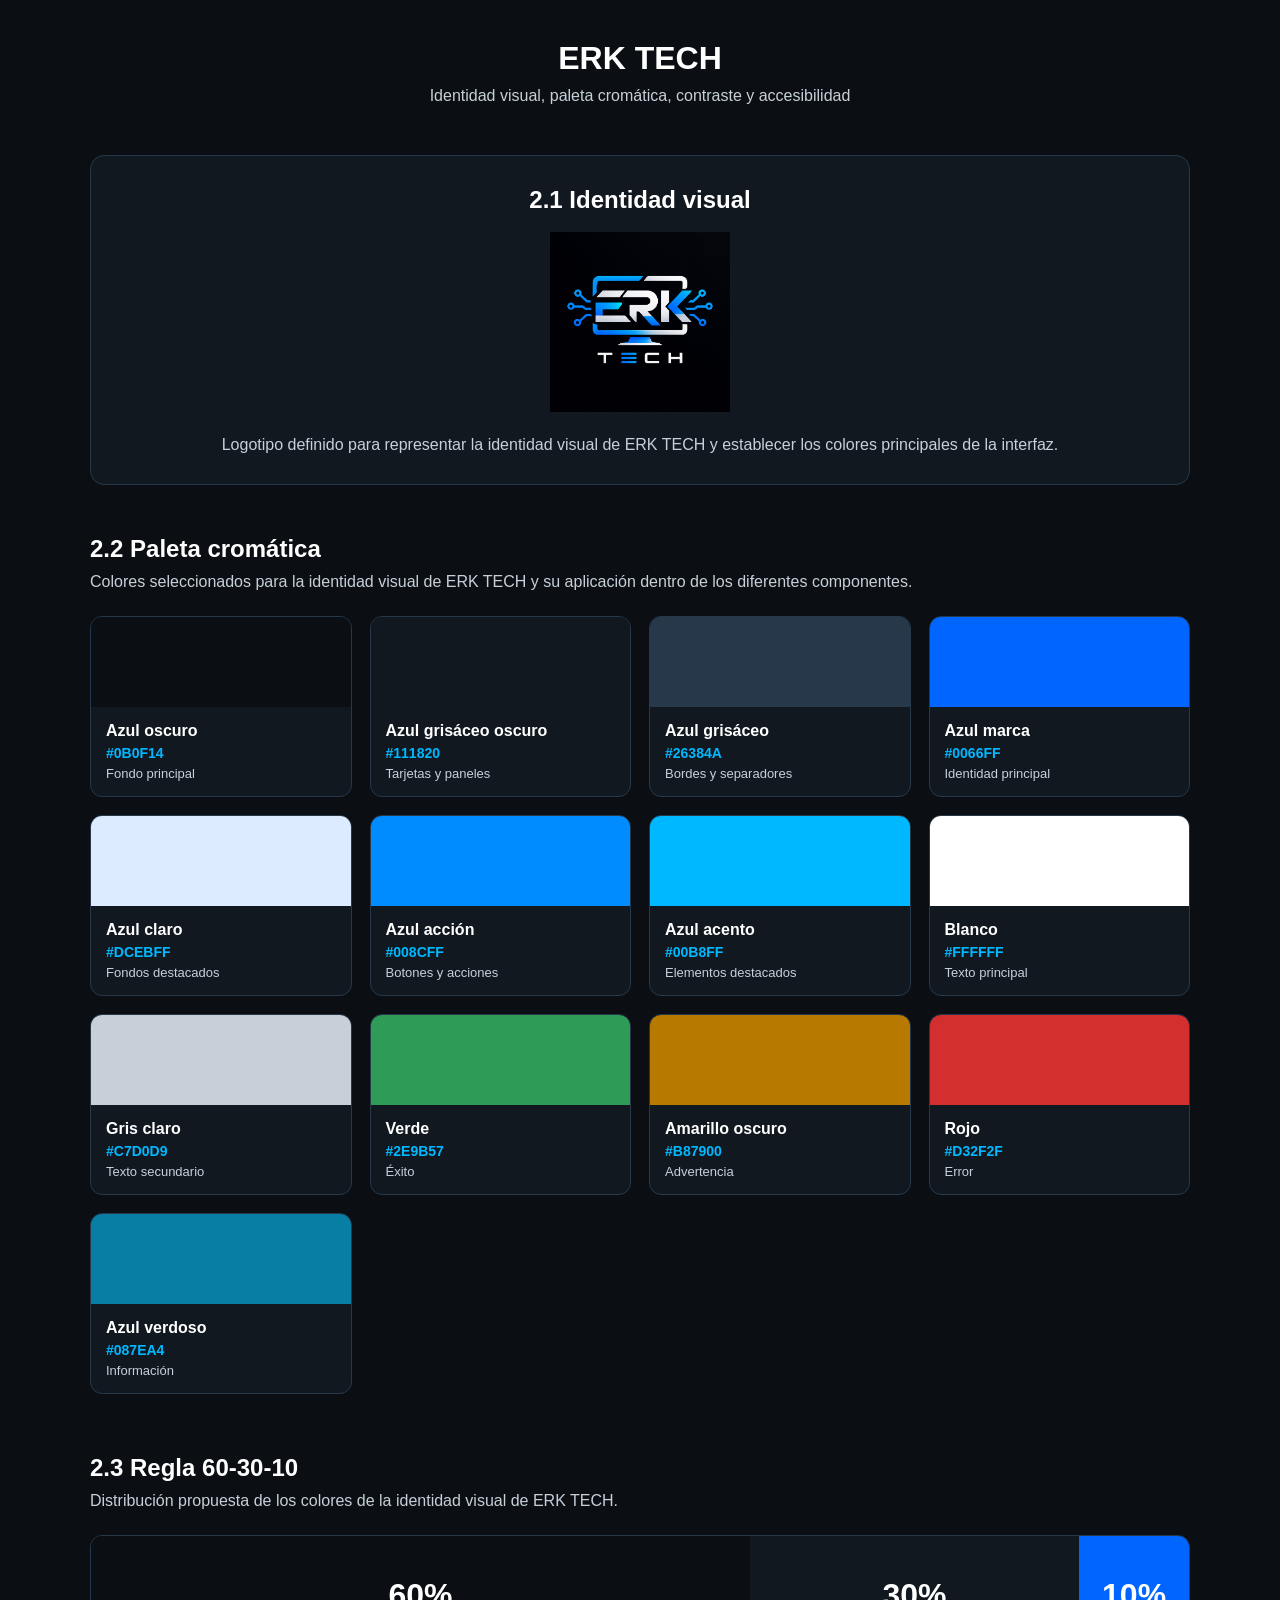
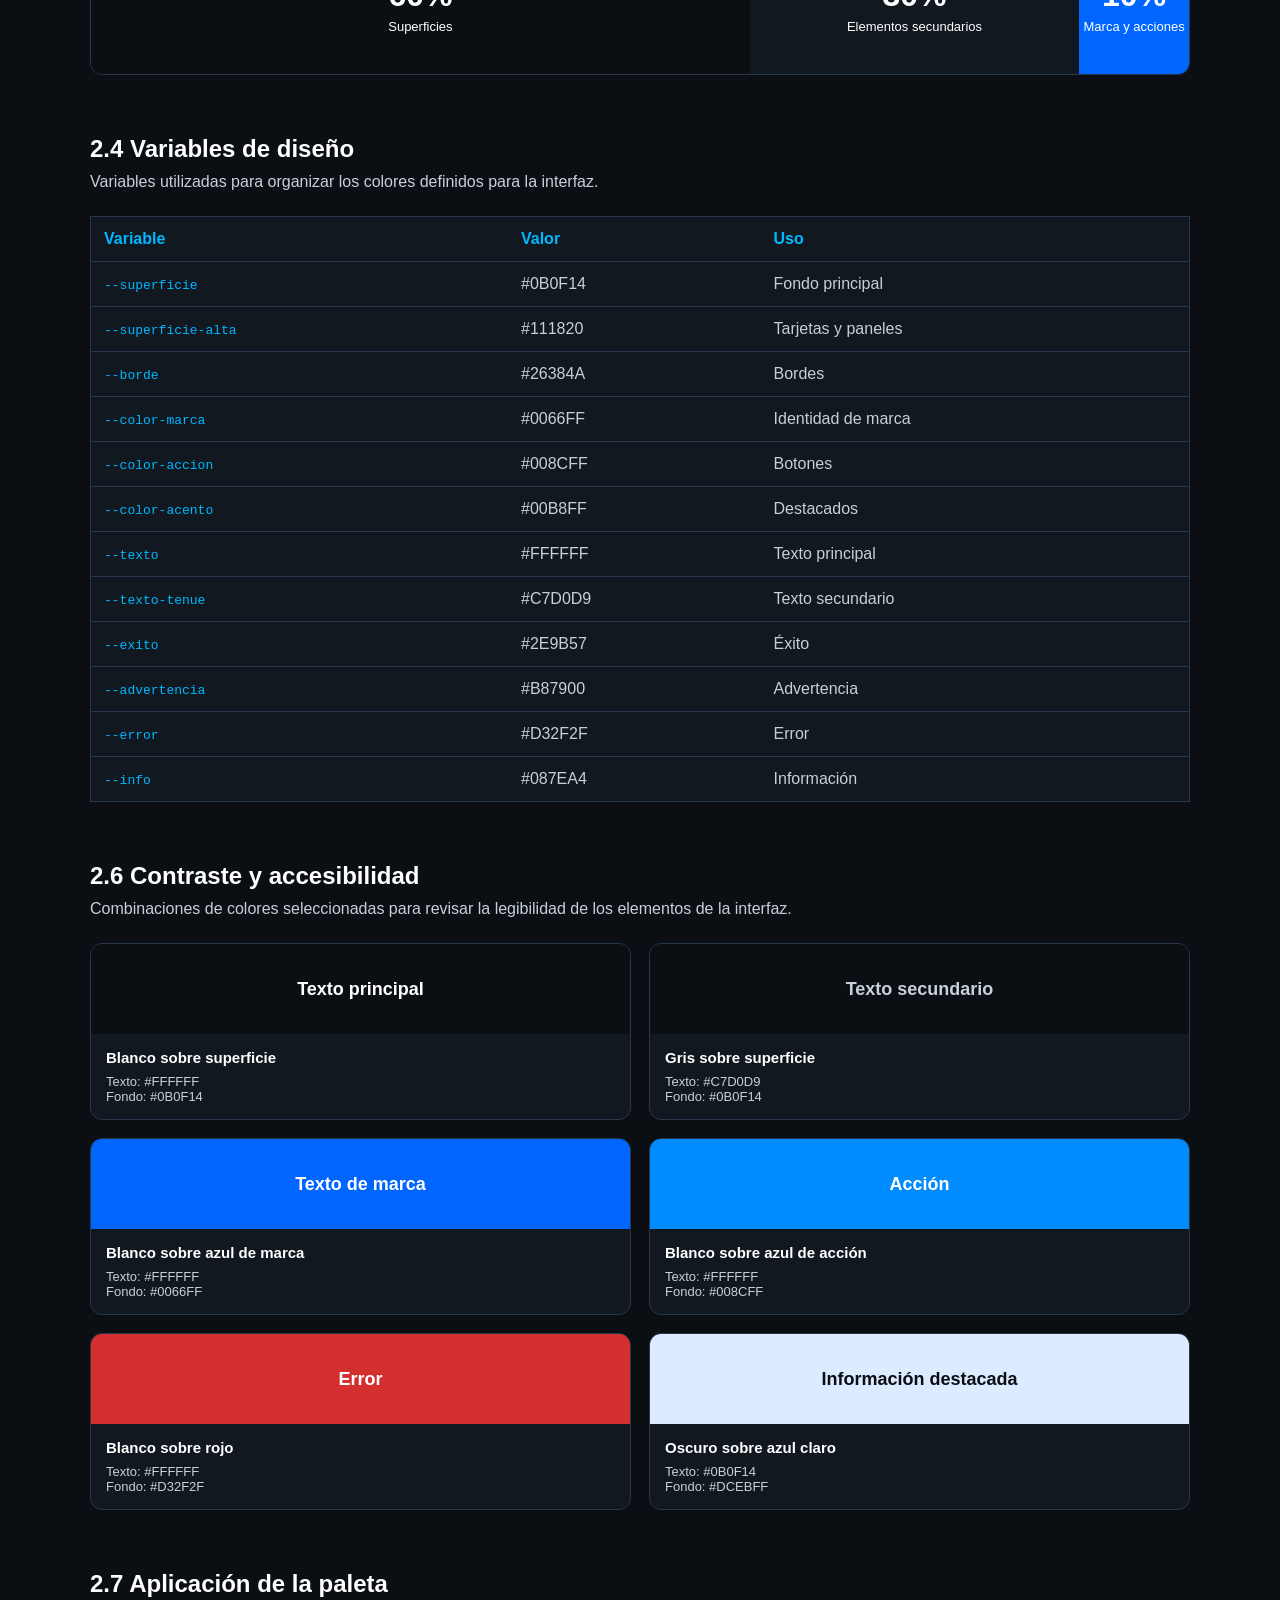
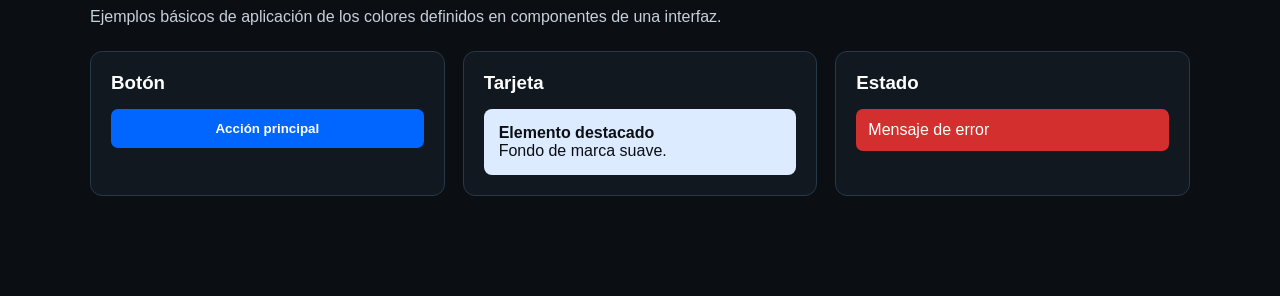
<file: ERK_TECH/index.html>
<!DOCTYPE html>
<html lang="es">

<head>

    <meta charset="UTF-8">

    <meta name="viewport" content="width=device-width, initial-scale=1.0">

    <title>ERK TECH - Identidad Visual</title>

    <link rel="stylesheet" href="css/tokens.css">

    <style>

        * {
            box-sizing: border-box;
            margin: 0;
            padding: 0;
        }

        body {
            font-family: Arial, sans-serif;
            background: var(--superficie);
            color: var(--texto);
            padding: 40px 20px;
        }

        .contenedor {
            max-width: 1100px;
            margin: auto;
        }

        h1 {
            text-align: center;
            margin-bottom: 10px;
        }

        .introduccion {
            text-align: center;
            color: var(--texto-tenue);
            margin-bottom: 50px;
        }

        /* =====================
           2.1 IDENTIDAD VISUAL
        ===================== */

        .identidad {
            background: var(--superficie-alta);
            border: 1px solid var(--borde);
            border-radius: 14px;
            padding: 30px;
            text-align: center;
            margin-bottom: 50px;
        }

        .identidad img {
            width: 180px;
            max-width: 80%;
            margin-bottom: 20px;
        }

        .identidad p {
            color: var(--texto-tenue);
        }

        /* =====================
           2.2 PALETA
        ===================== */

        .seccion {
            margin-bottom: 60px;
        }

        .seccion h2 {
            margin-bottom: 10px;
        }

        .descripcion {
            color: var(--texto-tenue);
            margin-bottom: 25px;
        }

        .paleta {
            display: grid;
            grid-template-columns: repeat(4, 1fr);
            gap: 18px;
        }

        .color {
            background: var(--superficie-alta);
            border: 1px solid var(--borde);
            border-radius: 12px;
            overflow: hidden;
        }

        .muestra {
            height: 90px;
        }

        .informacion {
            padding: 15px;
        }

        .informacion h3 {
            font-size: 16px;
            margin-bottom: 5px;
        }

        .hex {
            color: var(--color-acento);
            font-weight: bold;
            font-size: 14px;
        }

        .uso {
            color: var(--texto-tenue);
            font-size: 13px;
            margin-top: 5px;
        }

        /* =====================
           2.3 REGLA 60-30-10
        ===================== */

        .barra {
            display: flex;
            width: 100%;
            height: 140px;
            border-radius: 12px;
            overflow: hidden;
            border: 1px solid var(--borde);
        }

        .sesenta {
            width: 60%;
            background: var(--superficie);
        }

        .treinta {
            width: 30%;
            background: var(--superficie-alta);
        }

        .diez {
            width: 10%;
            min-width: 100px;
            background: var(--color-marca);
        }

        .bloque {
            display: flex;
            flex-direction: column;
            justify-content: center;
            align-items: center;
            text-align: center;
        }

        .bloque strong {
            font-size: 32px;
        }

        .bloque span {
            font-size: 13px;
            margin-top: 5px;
        }

        /* =====================
           2.4 VARIABLES
        ===================== */

        table {
            width: 100%;
            border-collapse: collapse;
            background: var(--superficie-alta);
            border: 1px solid var(--borde);
        }

        th,
        td {
            padding: 13px;
            text-align: left;
            border-bottom: 1px solid var(--borde);
        }

        th {
            color: var(--color-acento);
        }

        td {
            color: var(--texto-tenue);
        }

        code {
            color: var(--color-acento);
        }

        /* =====================
           2.6 CONTRASTE
        ===================== */

        .contraste {
            display: grid;
            grid-template-columns: repeat(2, 1fr);
            gap: 18px;
        }

        .contraste-card {
            background: var(--superficie-alta);
            border: 1px solid var(--borde);
            border-radius: 12px;
            overflow: hidden;
        }

        .ejemplo {
            height: 90px;
            display: flex;
            justify-content: center;
            align-items: center;
            font-weight: bold;
            font-size: 18px;
        }

        .blanco {
            color: #FFFFFF;
        }

        .gris {
            color: #C7D0D9;
        }

        .oscuro {
            color: #0B0F14;
        }

        .fondo-oscuro {
            background: #0B0F14;
        }

        .fondo-marca {
            background: #0066FF;
        }

        .fondo-accion {
            background: #008CFF;
        }

        .fondo-error {
            background: #D32F2F;
        }

        .fondo-claro {
            background: #DCEBFF;
        }

        .datos {
            padding: 15px;
        }

        .datos h3 {
            font-size: 15px;
            margin-bottom: 8px;
        }

        .datos p {
            color: var(--texto-tenue);
            font-size: 13px;
        }

        /* =====================
           2.7 APLICACIÓN
        ===================== */

        .aplicacion {
            display: grid;
            grid-template-columns: repeat(3, 1fr);
            gap: 18px;
        }

        .ejemplo-interfaz {
            background: var(--superficie-alta);
            border: 1px solid var(--borde);
            border-radius: 12px;
            padding: 20px;
        }

        .ejemplo-interfaz h3 {
            margin-bottom: 15px;
        }

        .boton {
            display: block;
            width: 100%;
            padding: 12px;
            border: none;
            border-radius: 7px;
            background: var(--color-marca);
            color: white;
            font-weight: bold;
        }

        .tarjeta {
            background: var(--color-marca-suave);
            color: var(--superficie);
            padding: 15px;
            border-radius: 8px;
        }

        .estado-error {
            background: var(--error);
            color: white;
            padding: 12px;
            border-radius: 7px;
        }

        /* =====================
           RESPONSIVE
        ===================== */

        @media (max-width: 800px) {

            .paleta {
                grid-template-columns: repeat(2, 1fr);
            }

            .aplicacion {
                grid-template-columns: 1fr;
            }

        }

        @media (max-width: 600px) {

            .paleta,
            .contraste {
                grid-template-columns: 1fr;
            }

            .barra {
                height: auto;
                flex-direction: column;
            }

            .sesenta,
            .treinta,
            .diez {
                width: 100%;
                min-width: 0;
                min-height: 90px;
            }

        }

    </style>

</head>


<body>

<div class="contenedor">

    <h1>ERK TECH</h1>

    <p class="introduccion">
        Identidad visual, paleta cromática, contraste y accesibilidad
    </p>


    <!-- =====================
         2.1 IDENTIDAD VISUAL
    ===================== -->

    <section class="identidad">

        <h2>2.1 Identidad visual</h2>

        <br>

        <img
            src="assets/img/logo.png"
            alt="Logotipo de ERK TECH"
        >

        <p>
            Logotipo definido para representar la identidad visual
            de ERK TECH y establecer los colores principales de
            la interfaz.
        </p>

    </section>


    <!-- =====================
         2.2 PALETA CROMÁTICA
    ===================== -->

    <section class="seccion">

        <h2>2.2 Paleta cromática</h2>

        <p class="descripcion">
            Colores seleccionados para la identidad visual de ERK TECH
            y su aplicación dentro de los diferentes componentes.
        </p>


        <div class="paleta">


            <div class="color">

                <div
                    class="muestra"
                    style="background:#0B0F14"
                ></div>

                <div class="informacion">

                    <h3>Azul oscuro</h3>

                    <p class="hex">#0B0F14</p>

                    <p class="uso">
                        Fondo principal
                    </p>

                </div>

            </div>


            <div class="color">

                <div
                    class="muestra"
                    style="background:#111820"
                ></div>

                <div class="informacion">

                    <h3>Azul grisáceo oscuro</h3>

                    <p class="hex">#111820</p>

                    <p class="uso">
                        Tarjetas y paneles
                    </p>

                </div>

            </div>


            <div class="color">

                <div
                    class="muestra"
                    style="background:#26384A"
                ></div>

                <div class="informacion">

                    <h3>Azul grisáceo</h3>

                    <p class="hex">#26384A</p>

                    <p class="uso">
                        Bordes y separadores
                    </p>

                </div>

            </div>


            <div class="color">

                <div
                    class="muestra"
                    style="background:#0066FF"
                ></div>

                <div class="informacion">

                    <h3>Azul marca</h3>

                    <p class="hex">#0066FF</p>

                    <p class="uso">
                        Identidad principal
                    </p>

                </div>

            </div>


            <div class="color">

                <div
                    class="muestra"
                    style="background:#DCEBFF"
                ></div>

                <div class="informacion">

                    <h3>Azul claro</h3>

                    <p class="hex">#DCEBFF</p>

                    <p class="uso">
                        Fondos destacados
                    </p>

                </div>

            </div>


            <div class="color">

                <div
                    class="muestra"
                    style="background:#008CFF"
                ></div>

                <div class="informacion">

                    <h3>Azul acción</h3>

                    <p class="hex">#008CFF</p>

                    <p class="uso">
                        Botones y acciones
                    </p>

                </div>

            </div>


            <div class="color">

                <div
                    class="muestra"
                    style="background:#00B8FF"
                ></div>

                <div class="informacion">

                    <h3>Azul acento</h3>

                    <p class="hex">#00B8FF</p>

                    <p class="uso">
                        Elementos destacados
                    </p>

                </div>

            </div>


            <div class="color">

                <div
                    class="muestra"
                    style="background:#FFFFFF"
                ></div>

                <div class="informacion">

                    <h3>Blanco</h3>

                    <p class="hex">#FFFFFF</p>

                    <p class="uso">
                        Texto principal
                    </p>

                </div>

            </div>


            <div class="color">

                <div
                    class="muestra"
                    style="background:#C7D0D9"
                ></div>

                <div class="informacion">

                    <h3>Gris claro</h3>

                    <p class="hex">#C7D0D9</p>

                    <p class="uso">
                        Texto secundario
                    </p>

                </div>

            </div>


            <div class="color">

                <div
                    class="muestra"
                    style="background:#2E9B57"
                ></div>

                <div class="informacion">

                    <h3>Verde</h3>

                    <p class="hex">#2E9B57</p>

                    <p class="uso">
                        Éxito
                    </p>

                </div>

            </div>


            <div class="color">

                <div
                    class="muestra"
                    style="background:#B87900"
                ></div>

                <div class="informacion">

                    <h3>Amarillo oscuro</h3>

                    <p class="hex">#B87900</p>

                    <p class="uso">
                        Advertencia
                    </p>

                </div>

            </div>


            <div class="color">

                <div
                    class="muestra"
                    style="background:#D32F2F"
                ></div>

                <div class="informacion">

                    <h3>Rojo</h3>

                    <p class="hex">#D32F2F</p>

                    <p class="uso">
                        Error
                    </p>

                </div>

            </div>


            <div class="color">

                <div
                    class="muestra"
                    style="background:#087EA4"
                ></div>

                <div class="informacion">

                    <h3>Azul verdoso</h3>

                    <p class="hex">#087EA4</p>

                    <p class="uso">
                        Información
                    </p>

                </div>

            </div>


        </div>

    </section>


    <!-- =====================
         2.3 60-30-10
    ===================== -->

    <section class="seccion">

        <h2>2.3 Regla 60-30-10</h2>

        <p class="descripcion">
            Distribución propuesta de los colores de la identidad
            visual de ERK TECH.
        </p>


        <div class="barra">

            <div class="bloque sesenta">

                <strong>60%</strong>

                <span>
                    Superficies
                </span>

            </div>


            <div class="bloque treinta">

                <strong>30%</strong>

                <span>
                    Elementos secundarios
                </span>

            </div>


            <div class="bloque diez">

                <strong>10%</strong>

                <span>
                    Marca y acciones
                </span>

            </div>

        </div>

    </section>


    <!-- =====================
         2.4 VARIABLES
    ===================== -->

    <section class="seccion">

        <h2>2.4 Variables de diseño</h2>

        <p class="descripcion">
            Variables utilizadas para organizar los colores
            definidos para la interfaz.
        </p>


        <table>

            <thead>

                <tr>

                    <th>Variable</th>

                    <th>Valor</th>

                    <th>Uso</th>

                </tr>

            </thead>


            <tbody>

                <tr>
                    <td><code>--superficie</code></td>
                    <td>#0B0F14</td>
                    <td>Fondo principal</td>
                </tr>

                <tr>
                    <td><code>--superficie-alta</code></td>
                    <td>#111820</td>
                    <td>Tarjetas y paneles</td>
                </tr>

                <tr>
                    <td><code>--borde</code></td>
                    <td>#26384A</td>
                    <td>Bordes</td>
                </tr>

                <tr>
                    <td><code>--color-marca</code></td>
                    <td>#0066FF</td>
                    <td>Identidad de marca</td>
                </tr>

                <tr>
                    <td><code>--color-accion</code></td>
                    <td>#008CFF</td>
                    <td>Botones</td>
                </tr>

                <tr>
                    <td><code>--color-acento</code></td>
                    <td>#00B8FF</td>
                    <td>Destacados</td>
                </tr>

                <tr>
                    <td><code>--texto</code></td>
                    <td>#FFFFFF</td>
                    <td>Texto principal</td>
                </tr>

                <tr>
                    <td><code>--texto-tenue</code></td>
                    <td>#C7D0D9</td>
                    <td>Texto secundario</td>
                </tr>

                <tr>
                    <td><code>--exito</code></td>
                    <td>#2E9B57</td>
                    <td>Éxito</td>
                </tr>

                <tr>
                    <td><code>--advertencia</code></td>
                    <td>#B87900</td>
                    <td>Advertencia</td>
                </tr>

                <tr>
                    <td><code>--error</code></td>
                    <td>#D32F2F</td>
                    <td>Error</td>
                </tr>

                <tr>
                    <td><code>--info</code></td>
                    <td>#087EA4</td>
                    <td>Información</td>
                </tr>

            </tbody>

        </table>

    </section>


    <!-- =====================
         2.6 CONTRASTE
    ===================== -->

    <section class="seccion">

        <h2>2.6 Contraste y accesibilidad</h2>

        <p class="descripcion">
            Combinaciones de colores seleccionadas para revisar
            la legibilidad de los elementos de la interfaz.
        </p>


        <div class="contraste">


            <div class="contraste-card">

                <div class="ejemplo blanco fondo-oscuro">
                    Texto principal
                </div>

                <div class="datos">

                    <h3>
                        Blanco sobre superficie
                    </h3>

                    <p>
                        Texto: #FFFFFF
                    </p>

                    <p>
                        Fondo: #0B0F14
                    </p>

                </div>

            </div>


            <div class="contraste-card">

                <div class="ejemplo gris fondo-oscuro">
                    Texto secundario
                </div>

                <div class="datos">

                    <h3>
                        Gris sobre superficie
                    </h3>

                    <p>
                        Texto: #C7D0D9
                    </p>

                    <p>
                        Fondo: #0B0F14
                    </p>

                </div>

            </div>


            <div class="contraste-card">

                <div class="ejemplo blanco fondo-marca">
                    Texto de marca
                </div>

                <div class="datos">

                    <h3>
                        Blanco sobre azul de marca
                    </h3>

                    <p>
                        Texto: #FFFFFF
                    </p>

                    <p>
                        Fondo: #0066FF
                    </p>

                </div>

            </div>


            <div class="contraste-card">

                <div class="ejemplo blanco fondo-accion">
                    Acción
                </div>

                <div class="datos">

                    <h3>
                        Blanco sobre azul de acción
                    </h3>

                    <p>
                        Texto: #FFFFFF
                    </p>

                    <p>
                        Fondo: #008CFF
                    </p>

                </div>

            </div>


            <div class="contraste-card">

                <div class="ejemplo blanco fondo-error">
                    Error
                </div>

                <div class="datos">

                    <h3>
                        Blanco sobre rojo
                    </h3>

                    <p>
                        Texto: #FFFFFF
                    </p>

                    <p>
                        Fondo: #D32F2F
                    </p>

                </div>

            </div>


            <div class="contraste-card">

                <div class="ejemplo oscuro fondo-claro">
                    Información destacada
                </div>

                <div class="datos">

                    <h3>
                        Oscuro sobre azul claro
                    </h3>

                    <p>
                        Texto: #0B0F14
                    </p>

                    <p>
                        Fondo: #DCEBFF
                    </p>

                </div>

            </div>


        </div>

    </section>


    <!-- =====================
         2.7 APLICACIÓN
    ===================== -->

    <section class="seccion">

        <h2>2.7 Aplicación de la paleta</h2>

        <p class="descripcion">
            Ejemplos básicos de aplicación de los colores
            definidos en componentes de una interfaz.
        </p>


        <div class="aplicacion">


            <div class="ejemplo-interfaz">

                <h3>
                    Botón
                </h3>

                <button class="boton">
                    Acción principal
                </button>

            </div>


            <div class="ejemplo-interfaz">

                <h3>
                    Tarjeta
                </h3>

                <div class="tarjeta">

                    <strong>
                        Elemento destacado
                    </strong>

                    <p>
                        Fondo de marca suave.
                    </p>

                </div>

            </div>


            <div class="ejemplo-interfaz">

                <h3>
                    Estado
                </h3>

                <div class="estado-error">

                    Mensaje de error

                </div>

            </div>


        </div>

    </section>


</div>

</body>

</html>
</file>
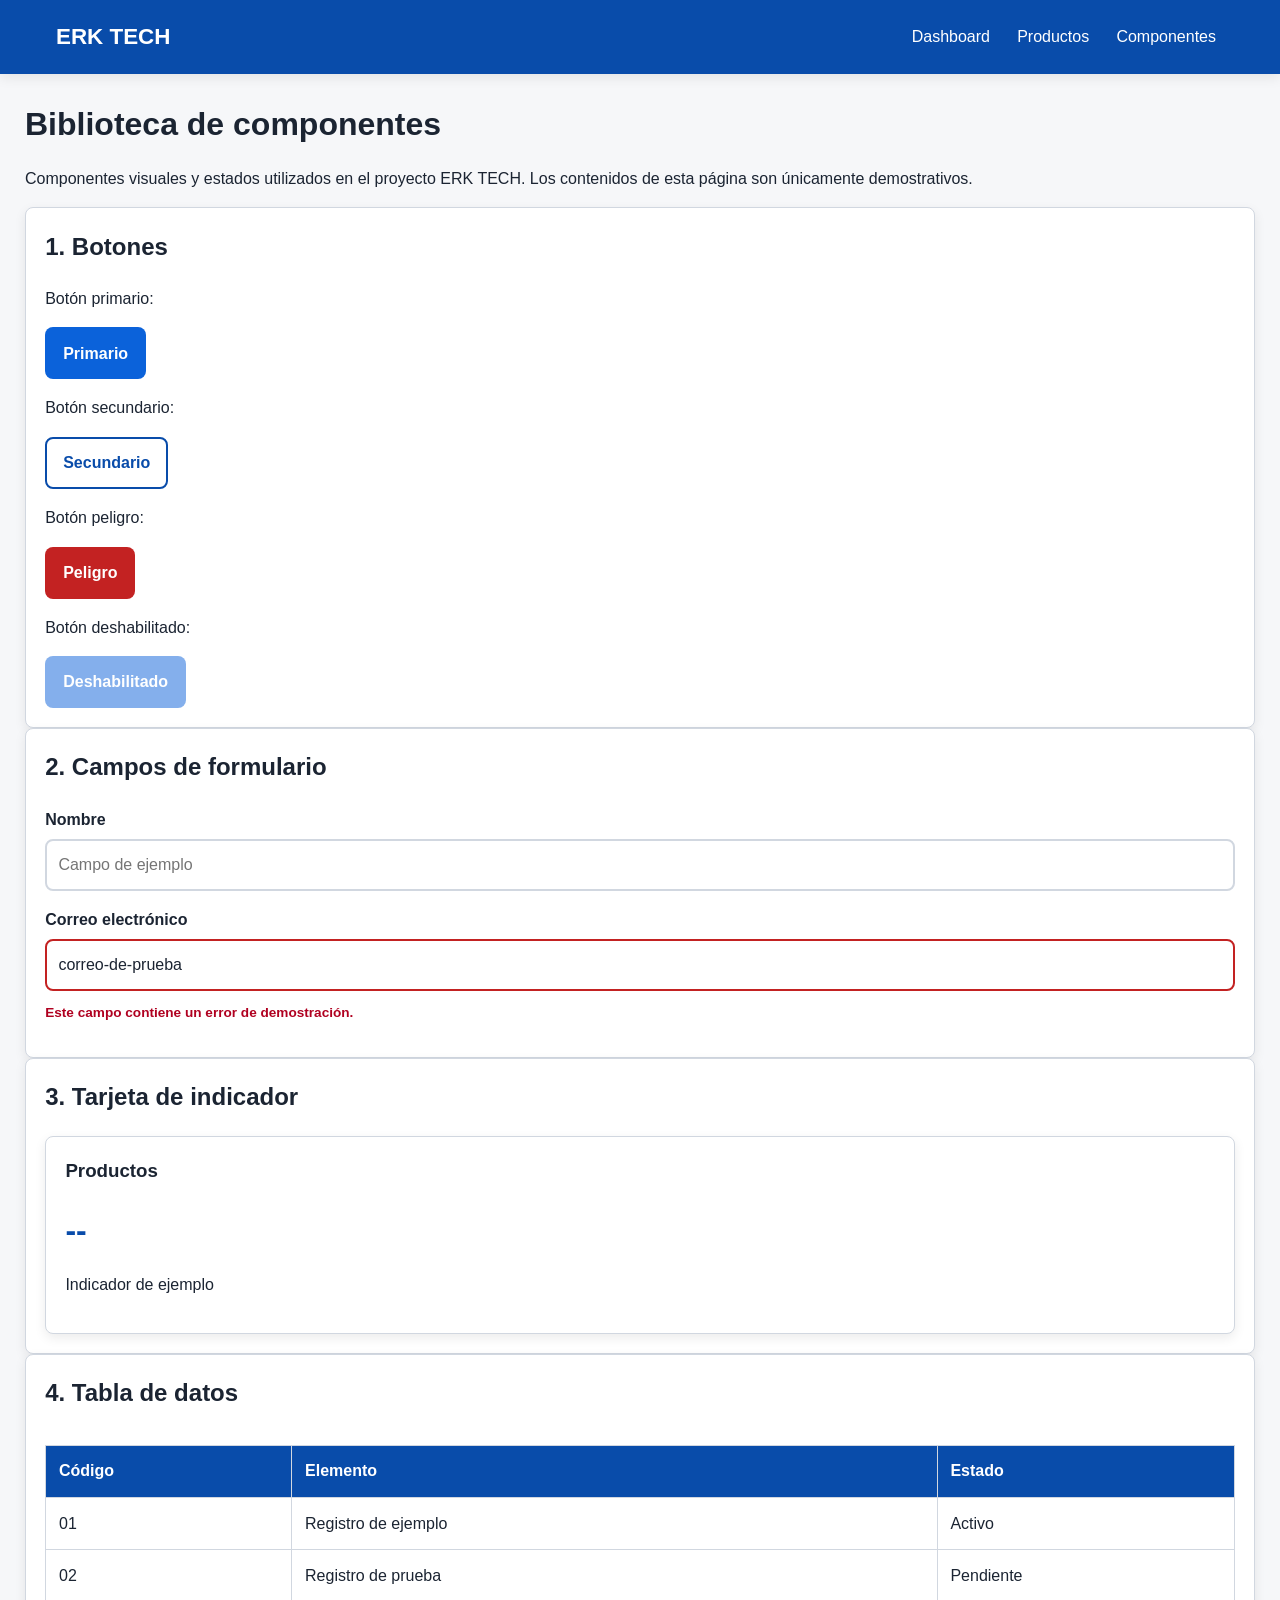
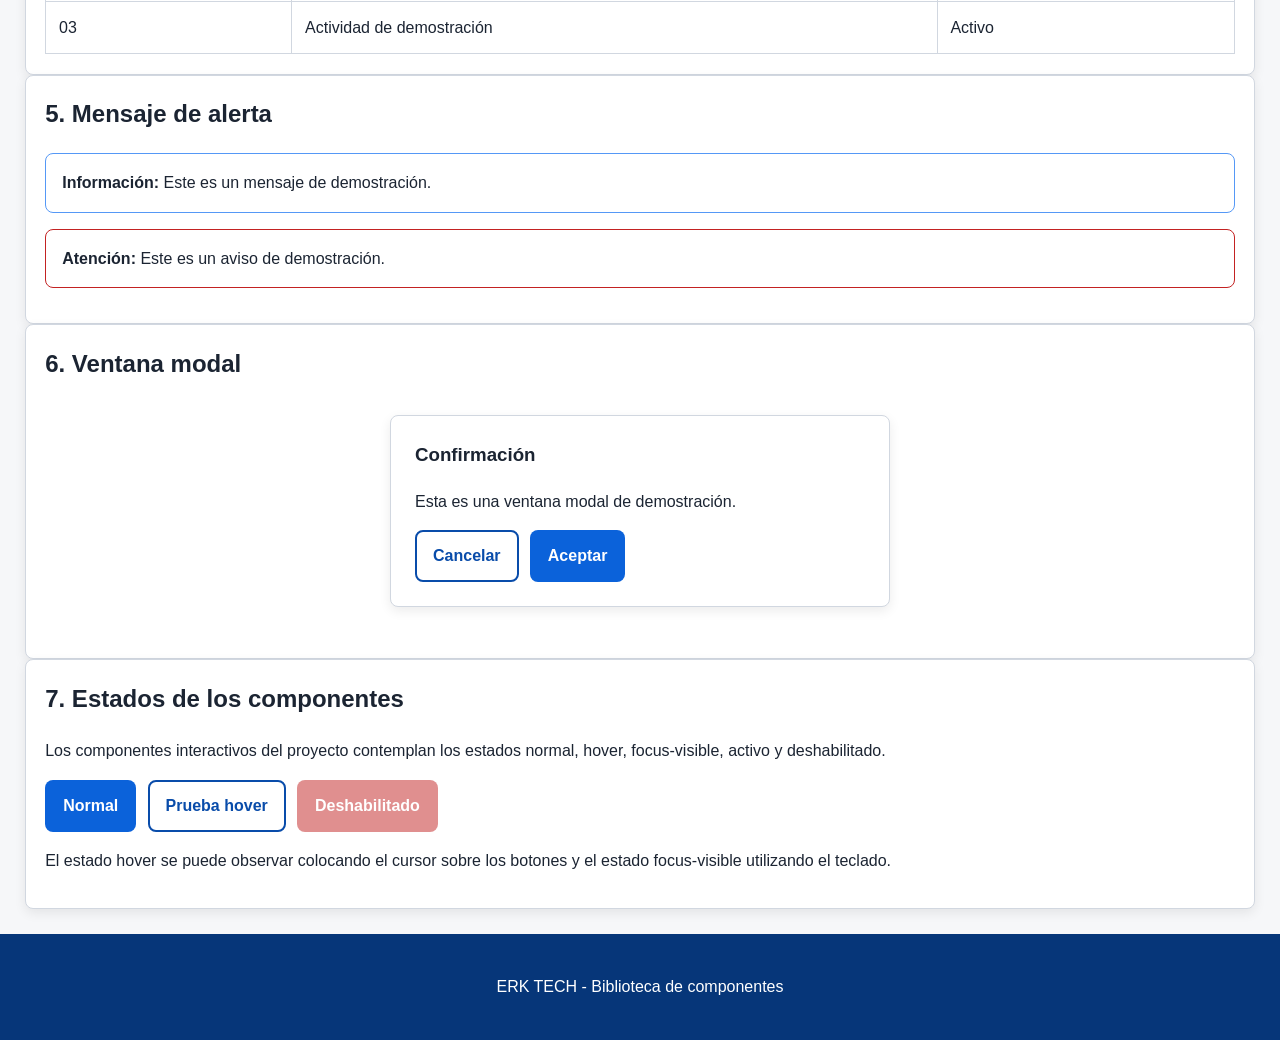
<file: ERK_TECH/componente.html>
<!DOCTYPE html>
<html lang="es">
<head>
    <meta charset="UTF-8">
    <meta name="viewport" content="width=device-width, initial-scale=1.0">
    <meta name="description" content="Biblioteca de componentes de ERK TECH">
    <title>Componentes - ERK TECH</title>
    <link rel="stylesheet" href="css/estilos.css">
</head>

<body>

    <header class="site-header">
        <div class="header-content">

            <a href="dashboard.html" class="logo">
                ERK TECH
            </a>

            <button class="boton-menu" type="button" aria-label="Abrir menú">
                ☰ Menú
            </button>

            <nav class="main-nav" aria-label="Navegación principal">
                <a href="dashboard.html">Dashboard</a>
                <a href="productos.html">Productos</a>
                <a href="componentes.html">Componentes</a>
            </nav>

        </div>
    </header>


    <main class="dashboard-main">

        <header>
            <h1>Biblioteca de componentes</h1>
            <p>
                Componentes visuales y estados utilizados en el proyecto ERK TECH.
                Los contenidos de esta página son únicamente demostrativos.
            </p>
        </header>


        <!-- BOTONES -->

        <section class="dashboard-card">
            <h2>1. Botones</h2>

            <p>Botón primario:</p>

            <button class="boton-primario">
                Primario
            </button>

            <p>Botón secundario:</p>

            <button class="boton-secundario">
                Secundario
            </button>

            <p>Botón peligro:</p>

            <button class="boton-peligro">
                Peligro
            </button>

            <p>Botón deshabilitado:</p>

            <button class="boton-primario" disabled>
                Deshabilitado
            </button>
        </section>


        <!-- FORMULARIOS -->

        <section class="dashboard-card">
            <h2>2. Campos de formulario</h2>

            <form class="formulario">

                <div class="formulario-grupo">
                    <label for="nombre">Nombre</label>

                    <input
                        type="text"
                        id="nombre"
                        name="nombre"
                        placeholder="Campo de ejemplo"
                    >
                </div>


                <div class="formulario-grupo">

                    <label for="correo">
                        Correo electrónico
                    </label>

                    <input
                        class="campo-error"
                        type="email"
                        id="correo"
                        name="correo"
                        value="correo-de-prueba"
                        aria-describedby="mensaje-error"
                    >

                    <p
                        class="mensaje-error"
                        id="mensaje-error"
                    >
                        Este campo contiene un error de demostración.
                    </p>

                </div>

            </form>
        </section>


        <!-- TARJETA -->

        <section class="dashboard-card">

            <h2>3. Tarjeta de indicador</h2>

            <article class="dashboard-card">

                <h3>Productos</h3>

                <p class="dashboard-number">
                    --
                </p>

                <p>
                    Indicador de ejemplo
                </p>

            </article>

        </section>


        <!-- TABLA -->

        <section class="dashboard-card">

            <h2>4. Tabla de datos</h2>

            <div class="table-section">

                <table>

                    <thead>

                        <tr>
                            <th>Código</th>
                            <th>Elemento</th>
                            <th>Estado</th>
                        </tr>

                    </thead>

                    <tbody>

                        <tr>
                            <td>01</td>
                            <td>Registro de ejemplo</td>
                            <td>Activo</td>
                        </tr>

                        <tr>
                            <td>02</td>
                            <td>Registro de prueba</td>
                            <td>Pendiente</td>
                        </tr>

                        <tr>
                            <td>03</td>
                            <td>Actividad de demostración</td>
                            <td>Activo</td>
                        </tr>

                    </tbody>

                </table>

            </div>

        </section>


        <!-- ALERTA -->

        <section class="dashboard-card">

            <h2>5. Mensaje de alerta</h2>

            <div class="alerta">
                <strong>Información:</strong>
                Este es un mensaje de demostración.
            </div>

            <div class="alerta alerta-advertencia">
                <strong>Atención:</strong>
                Este es un aviso de demostración.
            </div>

        </section>


        <!-- MODAL -->

        <section class="dashboard-card">

            <h2>6. Ventana modal</h2>

            <div class="modal">

                <h3>Confirmación</h3>

                <p>
                    Esta es una ventana modal de demostración.
                </p>

                <div class="modal-acciones">

                    <button class="boton-secundario">
                        Cancelar
                    </button>

                    <button class="boton-primario">
                        Aceptar
                    </button>

                </div>

            </div>

        </section>


        <!-- ESTADOS -->

        <section class="dashboard-card">

            <h2>7. Estados de los componentes</h2>

            <p>
                Los componentes interactivos del proyecto contemplan
                los estados normal, hover, focus-visible, activo y
                deshabilitado.
            </p>

            <div class="modal-acciones">

                <button class="boton-primario">
                    Normal
                </button>

                <button class="boton-secundario">
                    Prueba hover
                </button>

                <button class="boton-peligro" disabled>
                    Deshabilitado
                </button>

            </div>

            <p>
                El estado hover se puede observar colocando el cursor
                sobre los botones y el estado focus-visible utilizando
                el teclado.
            </p>

        </section>

    </main>


    <footer class="site-footer">

        <p>
            ERK TECH - Biblioteca de componentes
        </p>

    </footer>


</body>
</html>
</file>
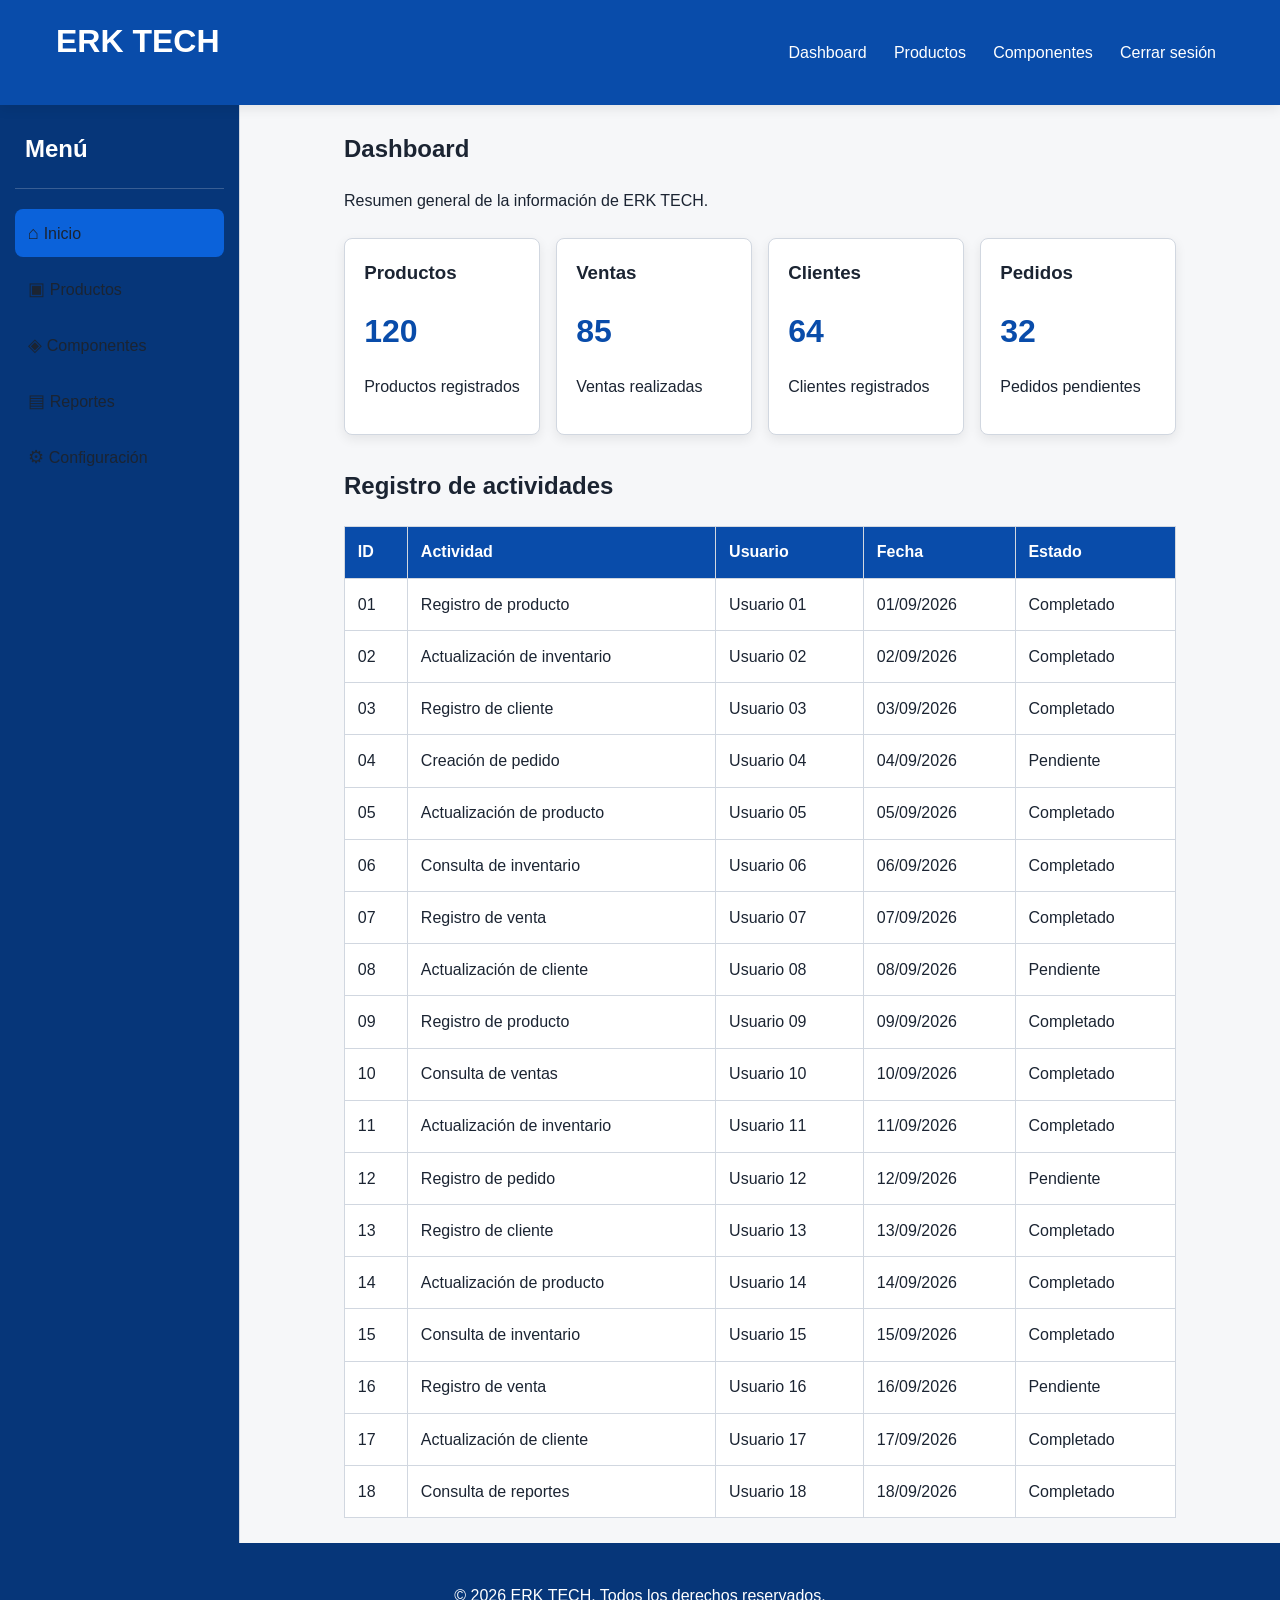
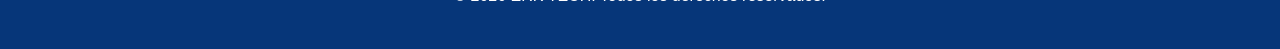
<file: ERK_TECH/dashboard.html>
<!DOCTYPE html>
<html lang="es">

<head>
    <meta charset="UTF-8">
    <meta name="viewport" content="width=device-width, initial-scale=1.0">

    <meta
        name="description"
        content="Dashboard de ERK TECH">

    <title>Dashboard - ERK TECH</title>

    <link rel="stylesheet" href="css/estilos.css">
</head>

<body>

    <!-- =========================================
         BARRA SUPERIOR
         ========================================= -->

    <header class="site-header">

        <div class="header-content">

            <div class="brand">
                <h1>ERK TECH</h1>
            </div>

            <nav
                class="main-nav"
                aria-label="Navegación principal">

                <a href="dashboard.html">
                    Dashboard
                </a>

                <a href="productos.html">
                    Productos
                </a>

                <a href="componentes.html">
                    Componentes
                </a>

                <a href="login.html">
                    Cerrar sesión
                </a>

            </nav>

        </div>

    </header>


    <!-- =========================================
         BOTÓN DEL MENÚ
         ========================================= -->

    <button
        type="button"
        class="boton-menu"
        id="boton-menu"
        aria-label="Abrir menú"
        aria-controls="menu-lateral"
        aria-expanded="false">

        ☰

    </button>


    <!-- =========================================
         ESTRUCTURA PRINCIPAL
         ========================================= -->

    <div class="dashboard-layout">


        <!-- =====================================
             MENÚ LATERAL
             ===================================== -->

        <aside
            class="sidebar"
            id="menu-lateral">

            <div class="sidebar-header">

                <h2>Menú</h2>

            </div>


            <nav
                class="sidebar-nav"
                aria-label="Menú lateral">


                <!-- INICIO -->

                <a
                    href="dashboard.html"
                    class="menu-item activo">

                    <span
                        class="menu-icon"
                        aria-hidden="true">
                        ⌂
                    </span>

                    <span>
                        Inicio
                    </span>

                </a>


                <!-- PRODUCTOS -->

                <a
                    href="productos.html"
                    class="menu-item">

                    <span
                        class="menu-icon"
                        aria-hidden="true">
                        ▣
                    </span>

                    <span>
                        Productos
                    </span>

                </a>


                <!-- COMPONENTES -->

                <a
                    href="componentes.html"
                    class="menu-item">

                    <span
                        class="menu-icon"
                        aria-hidden="true">
                        ◈
                    </span>

                    <span>
                        Componentes
                    </span>

                </a>


                <!-- REPORTES -->

                <a
                    href="#"
                    class="menu-item">

                    <span
                        class="menu-icon"
                        aria-hidden="true">
                        ▤
                    </span>

                    <span>
                        Reportes
                    </span>

                </a>


                <!-- CONFIGURACIÓN -->

                <a
                    href="#"
                    class="menu-item">

                    <span
                        class="menu-icon"
                        aria-hidden="true">
                        ⚙
                    </span>

                    <span>
                        Configuración
                    </span>

                </a>

            </nav>

        </aside>


        <!-- =====================================
             CONTENIDO PRINCIPAL
             ===================================== -->

        <main class="dashboard-main">


            <!-- INTRODUCCIÓN -->

            <section class="dashboard-intro">

                <h2>
                    Dashboard
                </h2>

                <p>
                    Resumen general de la información de ERK TECH.
                </p>

            </section>


            <!-- =================================
                 TARJETAS DE INDICADORES
                 ================================= -->

            <section
                class="dashboard-grid"
                aria-label="Indicadores">


                <!-- PRODUCTOS -->

                <article class="dashboard-card">

                    <h3>
                        Productos
                    </h3>

                    <p class="dashboard-number">
                        120
                    </p>

                    <p>
                        Productos registrados
                    </p>

                </article>


                <!-- VENTAS -->

                <article class="dashboard-card">

                    <h3>
                        Ventas
                    </h3>

                    <p class="dashboard-number">
                        85
                    </p>

                    <p>
                        Ventas realizadas
                    </p>

                </article>


                <!-- CLIENTES -->

                <article class="dashboard-card">

                    <h3>
                        Clientes
                    </h3>

                    <p class="dashboard-number">
                        64
                    </p>

                    <p>
                        Clientes registrados
                    </p>

                </article>


                <!-- PEDIDOS -->

                <article class="dashboard-card">

                    <h3>
                        Pedidos
                    </h3>

                    <p class="dashboard-number">
                        32
                    </p>

                    <p>
                        Pedidos pendientes
                    </p>

                </article>

            </section>


            <!-- =================================
                 TABLA DE ACTIVIDADES
                 ================================= -->

            <section class="table-section">

                <h2>
                    Registro de actividades
                </h2>


                <div class="table-container">

                    <table>

                        <thead>

                            <tr>

                                <th>
                                    ID
                                </th>

                                <th>
                                    Actividad
                                </th>

                                <th>
                                    Usuario
                                </th>

                                <th>
                                    Fecha
                                </th>

                                <th>
                                    Estado
                                </th>

                            </tr>

                        </thead>


                        <tbody>


                            <tr>
                                <td>01</td>
                                <td>Registro de producto</td>
                                <td>Usuario 01</td>
                                <td>01/09/2026</td>
                                <td>Completado</td>
                            </tr>


                            <tr>
                                <td>02</td>
                                <td>Actualización de inventario</td>
                                <td>Usuario 02</td>
                                <td>02/09/2026</td>
                                <td>Completado</td>
                            </tr>


                            <tr>
                                <td>03</td>
                                <td>Registro de cliente</td>
                                <td>Usuario 03</td>
                                <td>03/09/2026</td>
                                <td>Completado</td>
                            </tr>


                            <tr>
                                <td>04</td>
                                <td>Creación de pedido</td>
                                <td>Usuario 04</td>
                                <td>04/09/2026</td>
                                <td>Pendiente</td>
                            </tr>


                            <tr>
                                <td>05</td>
                                <td>Actualización de producto</td>
                                <td>Usuario 05</td>
                                <td>05/09/2026</td>
                                <td>Completado</td>
                            </tr>


                            <tr>
                                <td>06</td>
                                <td>Consulta de inventario</td>
                                <td>Usuario 06</td>
                                <td>06/09/2026</td>
                                <td>Completado</td>
                            </tr>


                            <tr>
                                <td>07</td>
                                <td>Registro de venta</td>
                                <td>Usuario 07</td>
                                <td>07/09/2026</td>
                                <td>Completado</td>
                            </tr>


                            <tr>
                                <td>08</td>
                                <td>Actualización de cliente</td>
                                <td>Usuario 08</td>
                                <td>08/09/2026</td>
                                <td>Pendiente</td>
                            </tr>


                            <tr>
                                <td>09</td>
                                <td>Registro de producto</td>
                                <td>Usuario 09</td>
                                <td>09/09/2026</td>
                                <td>Completado</td>
                            </tr>


                            <tr>
                                <td>10</td>
                                <td>Consulta de ventas</td>
                                <td>Usuario 10</td>
                                <td>10/09/2026</td>
                                <td>Completado</td>
                            </tr>


                            <tr>
                                <td>11</td>
                                <td>Actualización de inventario</td>
                                <td>Usuario 11</td>
                                <td>11/09/2026</td>
                                <td>Completado</td>
                            </tr>


                            <tr>
                                <td>12</td>
                                <td>Registro de pedido</td>
                                <td>Usuario 12</td>
                                <td>12/09/2026</td>
                                <td>Pendiente</td>
                            </tr>


                            <tr>
                                <td>13</td>
                                <td>Registro de cliente</td>
                                <td>Usuario 13</td>
                                <td>13/09/2026</td>
                                <td>Completado</td>
                            </tr>


                            <tr>
                                <td>14</td>
                                <td>Actualización de producto</td>
                                <td>Usuario 14</td>
                                <td>14/09/2026</td>
                                <td>Completado</td>
                            </tr>


                            <tr>
                                <td>15</td>
                                <td>Consulta de inventario</td>
                                <td>Usuario 15</td>
                                <td>15/09/2026</td>
                                <td>Completado</td>
                            </tr>


                            <tr>
                                <td>16</td>
                                <td>Registro de venta</td>
                                <td>Usuario 16</td>
                                <td>16/09/2026</td>
                                <td>Pendiente</td>
                            </tr>


                            <tr>
                                <td>17</td>
                                <td>Actualización de cliente</td>
                                <td>Usuario 17</td>
                                <td>17/09/2026</td>
                                <td>Completado</td>
                            </tr>


                            <tr>
                                <td>18</td>
                                <td>Consulta de reportes</td>
                                <td>Usuario 18</td>
                                <td>18/09/2026</td>
                                <td>Completado</td>
                            </tr>


                        </tbody>

                    </table>

                </div>

            </section>


        </main>

    </div>


    <!-- =========================================
         PIE DE PÁGINA
         ========================================= -->

    <footer class="site-footer">

        <p>
            &copy; 2026 ERK TECH.
            Todos los derechos reservados.
        </p>

    </footer>


    <!-- =========================================
         JAVASCRIPT
         ========================================= -->

    <script src="js/menu.js"></script>

</body>

</html>
</file>
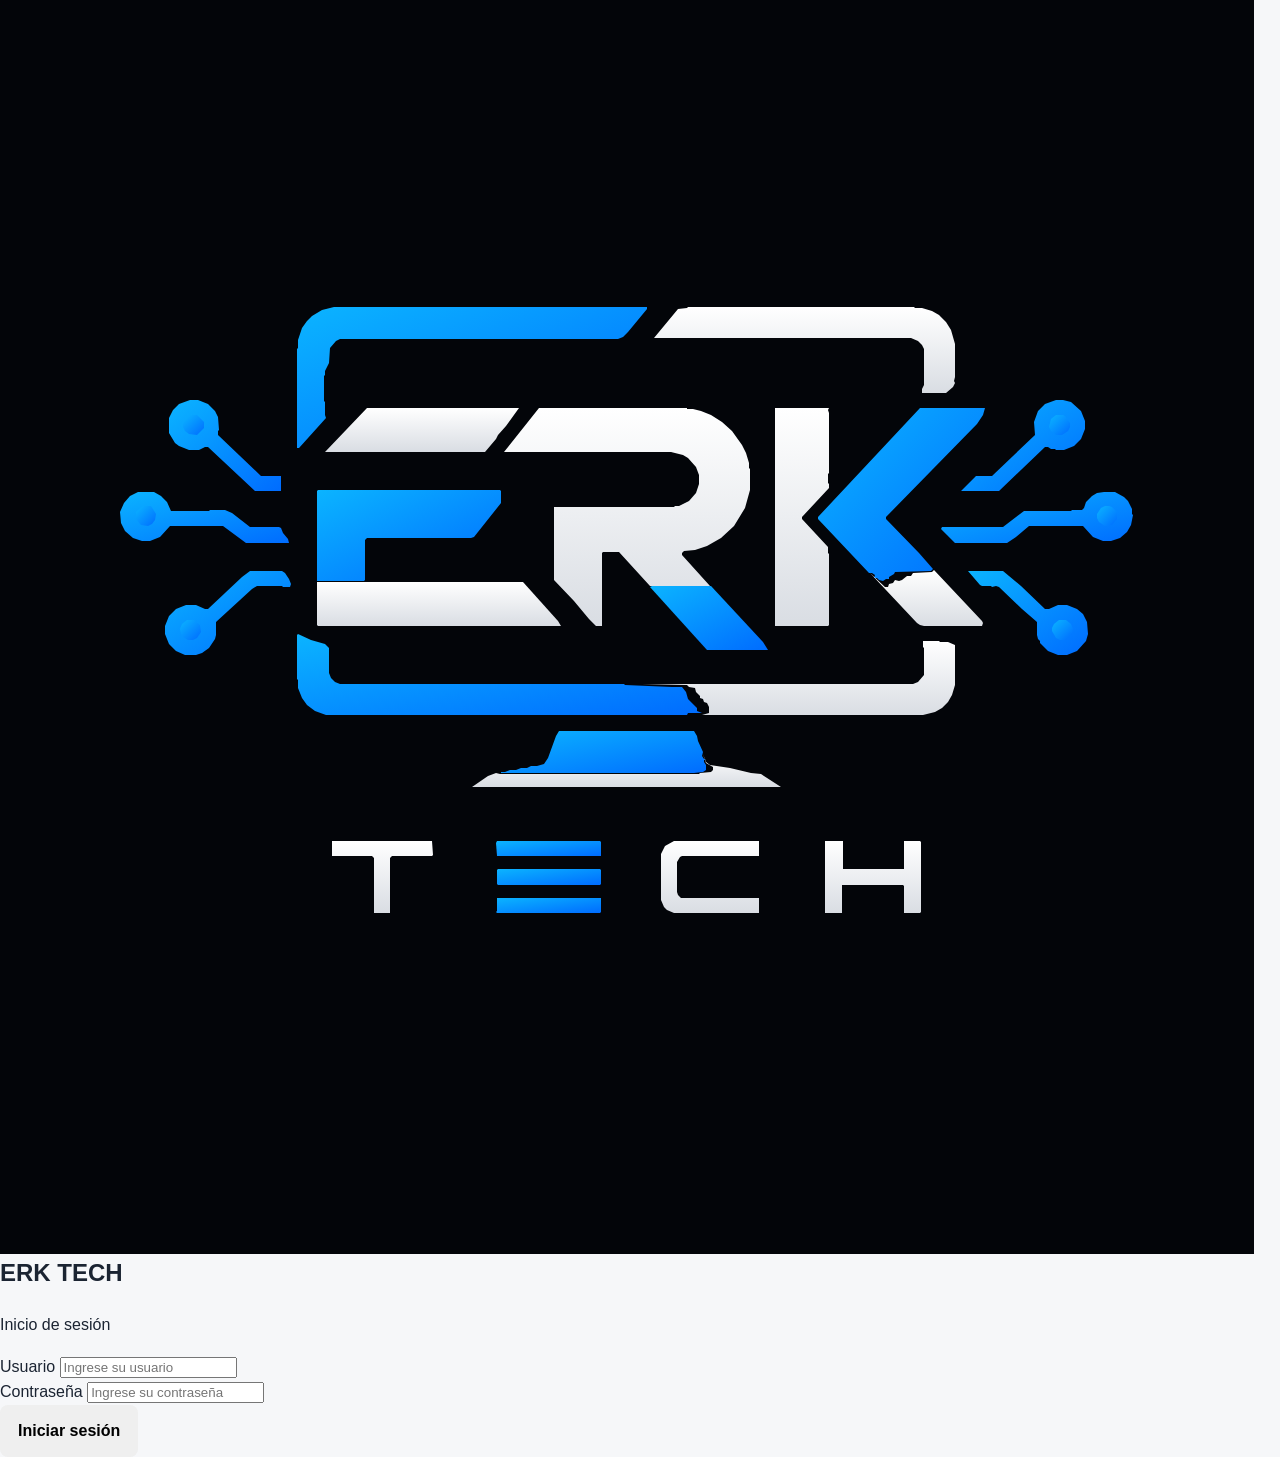
<file: ERK_TECH/login.html>
<!DOCTYPE html>
<html lang="es">
<head>
    <meta charset="UTF-8">
    <meta name="viewport" content="width=device-width, initial-scale=1.0">

    <title>Inicio de sesión - ERK TECH</title>

    <link rel="stylesheet" href="css/estilos.css">
</head>

<body>

    <main class="login-page">

        <section class="login-container">

            <header>
                <img src="assets/img/logo.svg" alt="Logo de ERK TECH">

                <h1>ERK TECH</h1>

                <p>Inicio de sesión</p>
            </header>

            <form>

                <div class="form-group">
                    <label for="usuario">Usuario</label>

                    <input
                        type="text"
                        id="usuario"
                        name="usuario"
                        placeholder="Ingrese su usuario"
                        required
                    >
                </div>

                <div class="form-group">
                    <label for="password">Contraseña</label>

                    <input
                        type="password"
                        id="password"
                        name="password"
                        placeholder="Ingrese su contraseña"
                        required
                    >
                </div>

                <button type="submit" class="boton">
                    Iniciar sesión
                </button>

            </form>

        </section>

    </main>

</body>
</html>
</file>
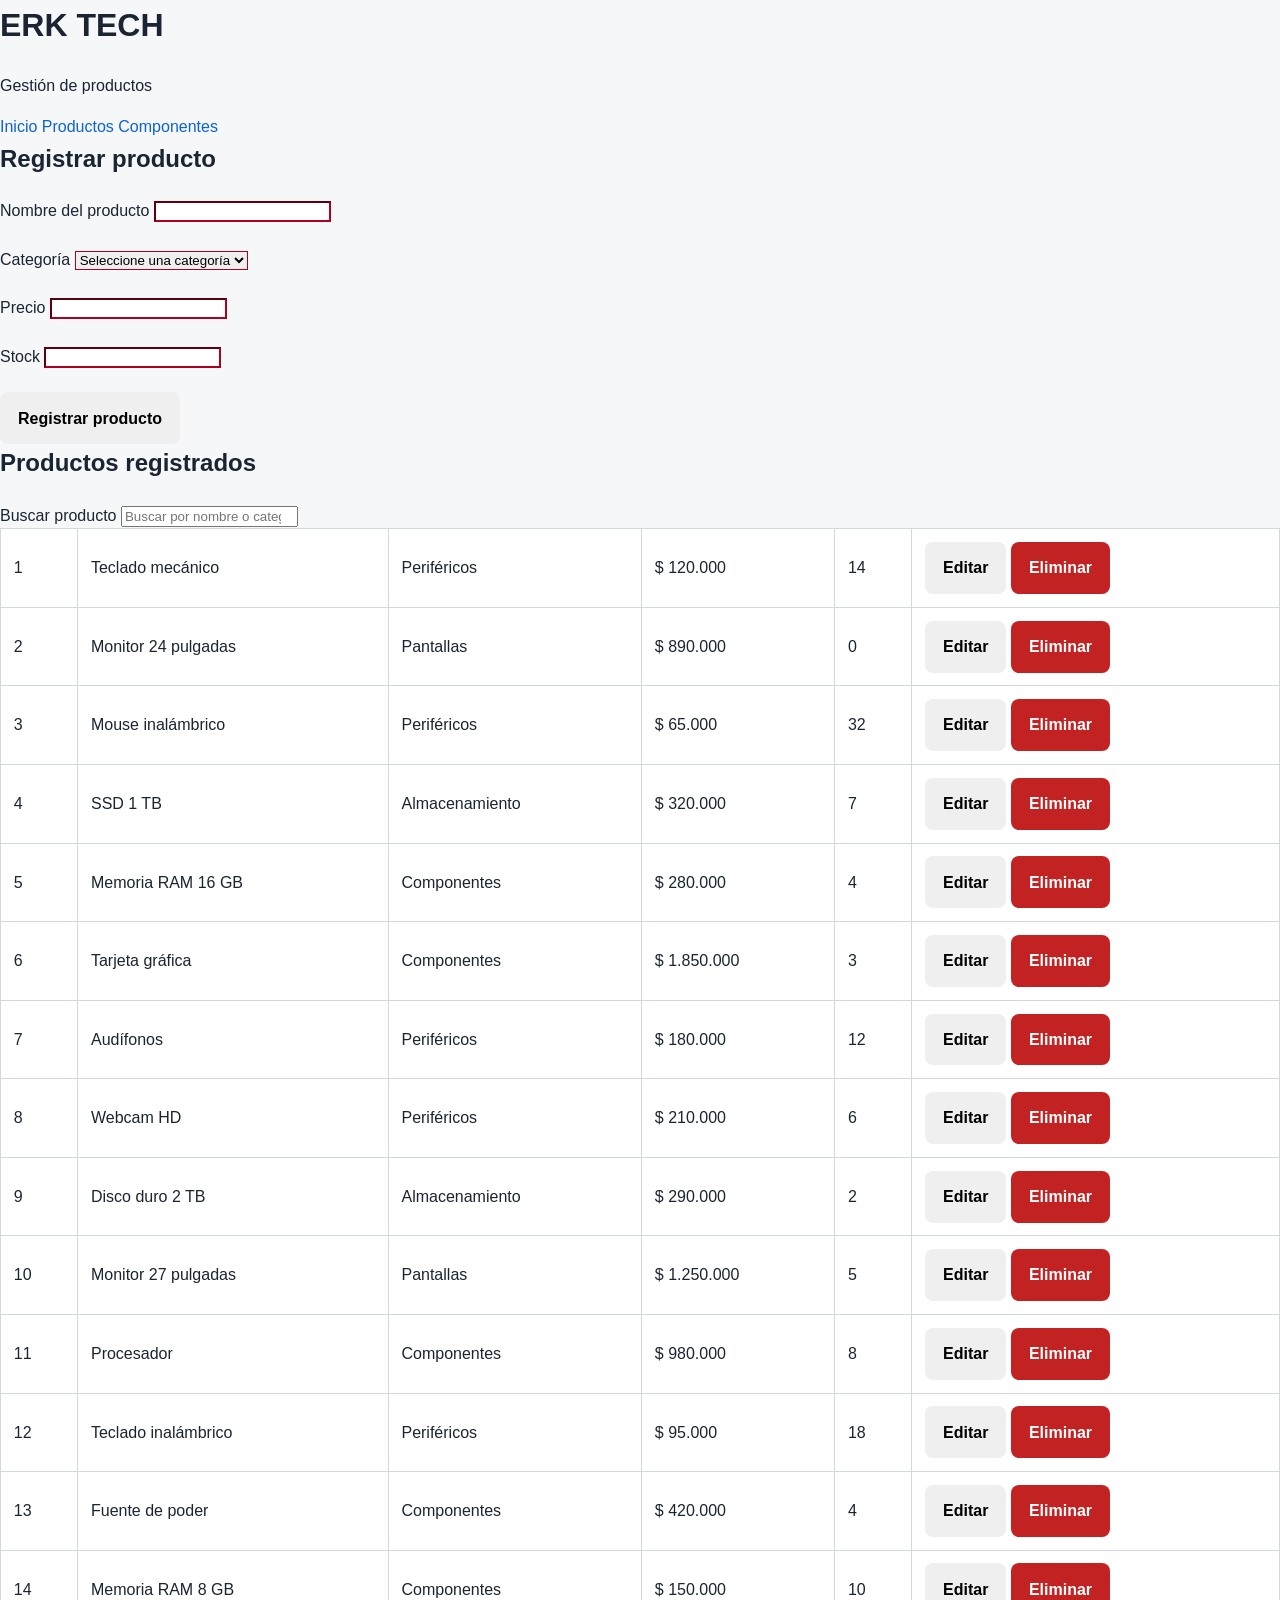
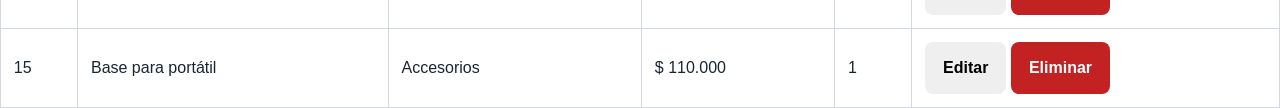
<file: ERK_TECH/productos.html>
<!DOCTYPE html>
<html lang="es">
<head>
    <meta charset="UTF-8">
    <meta name="viewport" content="width=device-width, initial-scale=1.0">

    <title>Productos - ERK TECH</title>

    <link rel="stylesheet" href="css/estilos.css">
</head>

<body>

    <header>
        <div class="container">
            <h1>ERK TECH</h1>
            <p>Gestión de productos</p>
        </div>
    </header>

    <nav id="menu">
        <a href="dashboard.html" class="enlace">Inicio</a>
        <a href="productos.html" class="enlace">Productos</a>
        <a href="componentes.html" class="enlace">Componentes</a>
    </nav>

    <main class="container">

        <!-- FORMULARIO -->
        <section>
            <h2>Registrar producto</h2>

            <form id="form-producto" class="product-form" novalidate>

                <div class="form-group">
                    <label for="nombre">Nombre del producto</label>

                    <input
                        type="text"
                        id="nombre"
                        name="nombre"
                        minlength="3"
                        required
                        aria-describedby="error-nombre"
                    >

                    <small id="error-nombre" class="mensaje-error"></small>
                </div>

                <div class="form-group">
                    <label for="categoria">Categoría</label>

                    <select
                        id="categoria"
                        name="categoria"
                        required
                        aria-describedby="error-categoria"
                    >
                        <option value="">Seleccione una categoría</option>
                        <option value="Periféricos">Periféricos</option>
                        <option value="Pantallas">Pantallas</option>
                        <option value="Almacenamiento">Almacenamiento</option>
                        <option value="Componentes">Componentes</option>
                        <option value="Accesorios">Accesorios</option>
                    </select>

                    <small id="error-categoria" class="mensaje-error"></small>
                </div>

                <div class="form-group">
                    <label for="precio">Precio</label>

                    <input
                        type="number"
                        id="precio"
                        name="precio"
                        min="0.01"
                        required
                        aria-describedby="error-precio"
                    >

                    <small id="error-precio" class="mensaje-error"></small>
                </div>

                <div class="form-group">
                    <label for="stock">Stock</label>

                    <input
                        type="number"
                        id="stock"
                        name="stock"
                        min="0"
                        step="1"
                        required
                        aria-describedby="error-stock"
                    >

                    <small id="error-stock" class="mensaje-error"></small>
                </div>

                <button type="submit" class="boton">
                    Registrar producto
                </button>

            </form>
        </section>

        <!-- TABLA -->
        <section>

            <h2>Productos registrados</h2>

            <div class="form-group">
                <label for="buscador">Buscar producto</label>

                <input
                    type="search"
                    id="buscador"
                    name="buscador"
                    placeholder="Buscar por nombre o categoría"
                >
            </div>

            <div class="table-container">

                <table id="tabla-productos">

                    <thead>
                        <tr>
                            <th>ID</th>
                            <th>Producto</th>
                            <th>Categoría</th>
                            <th>Precio</th>
                            <th>Stock</th>
                            <th>Acciones</th>
                        </tr>
                    </thead>

                    <tbody>
                        <!-- JavaScript pintará los productos aquí -->
                    </tbody>

                </table>

            </div>

        </section>

    </main>

    <!-- Primero cargamos los datos -->
    <script src="js/datos-prueba.js"></script>

    <!-- Después cargamos la lógica del Día 8 -->
    <script src="js/dom.js"></script>

</body>
</html>
</file>
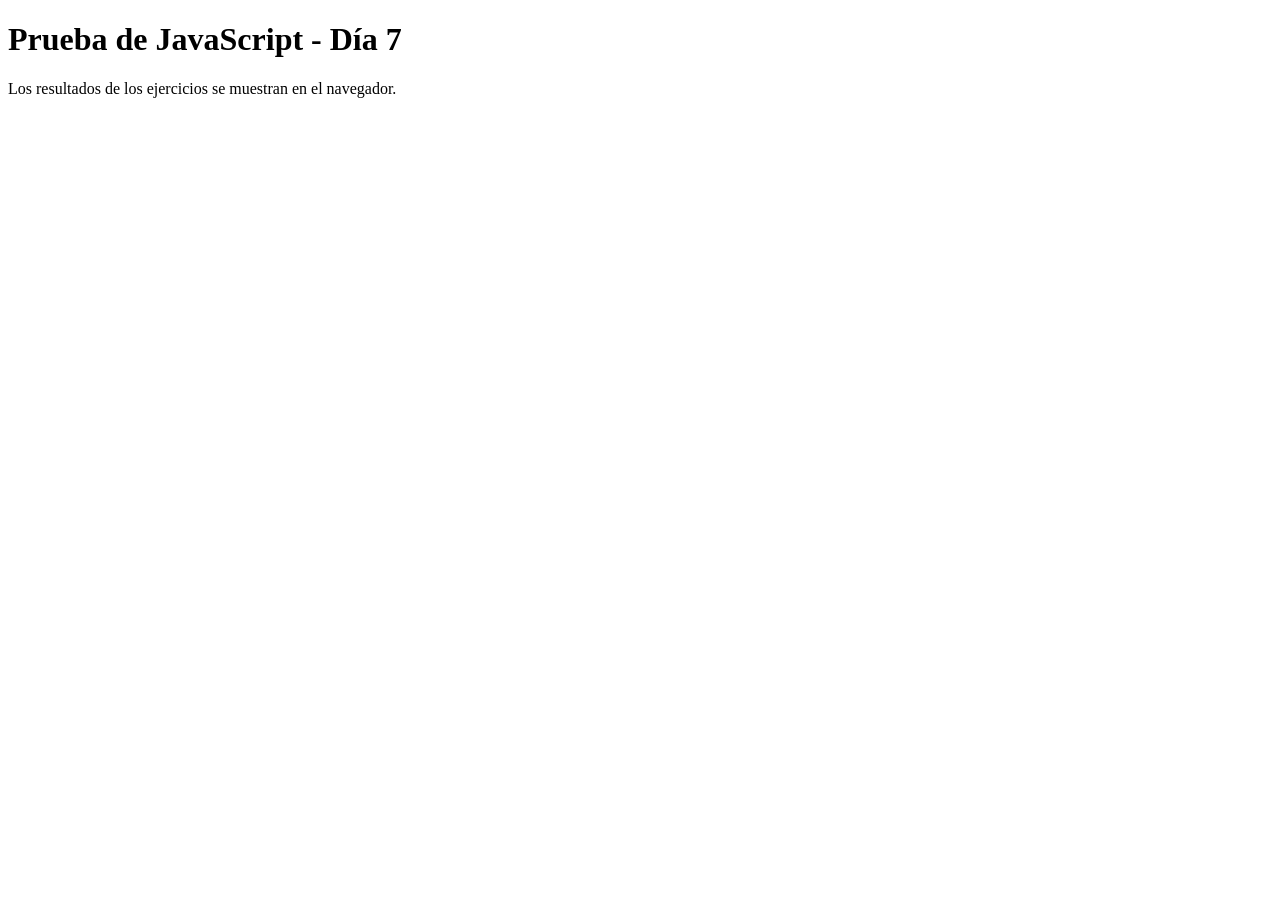
<file: ERK_TECH/prueba-js.html>
<!DOCTYPE html>
<html lang="es">
<head>
    <meta charset="UTF-8">
    <meta name="viewport" content="width=device-width, initial-scale=1.0">
    <title>Prueba JavaScript - ERK TECH</title>
</head>

<body>

    <main>
        <h1>Prueba de JavaScript - Día 7</h1>

        <p>
            Los resultados de los ejercicios se muestran
            en el navegador.
        </p>
    </main>

    <script src="js/datos-prueba.js"></script>
    <script src="js/ejercicios.js"></script>

</body>
</html>
</file>
<file: ERK_TECH/css/tokens.css>
:root {

    /* Superficies */
    --superficie: #0B0F14;
    --superficie-alta: #111820;
    --borde: #26384A;

    /* Marca */
    --color-marca: #0066FF;
    --color-marca-suave: #DCEBFF;

    /* Acciones */
    --color-accion: #008CFF;
    --color-acento: #00B8FF;

    /* Texto */
    --texto: #FFFFFF;
    --texto-tenue: #C7D0D9;

    /* Estados */
    --exito: #2E9B57;
    --advertencia: #B87900;
    --error: #D32F2F;
    --info: #087EA4;

}
</file>
<file: ERK_TECH/css/estilos.css>
/* =========================================================
   ERK TECH - DÍA 6
   Diseño responsive y componentes de interfaz
   Enfoque Mobile First
   ========================================================= */


/* =========================================================
   1. VARIABLES DE MARCA
   ========================================================= */

:root {
    --color-marca: hsl(215, 90%, 35%);
    --color-marca-oscuro: hsl(215, 90%, 25%);
    --color-accion: hsl(215, 90%, 45%);
    --color-acento: hsl(215, 90%, 65%);

    --superficie: hsl(210, 20%, 97%);
    --superficie-blanca: hsl(0, 0%, 100%);

    --texto: hsl(215, 30%, 15%);
    --texto-secundario: hsl(215, 15%, 40%);
    --borde: hsl(215, 20%, 85%);

    --error: hsl(0, 70%, 45%);
    --peligro: hsl(0, 70%, 45%);
    --exito: hsl(145, 55%, 35%);

    --radio: 8px;
    --sombra: 0 4px 12px rgba(0, 0, 0, 0.08);
}


/* =========================================================
   2. CONFIGURACIÓN GENERAL
   ========================================================= */

* {
    box-sizing: border-box;
}

html {
    scroll-behavior: smooth;
}

body {
    margin: 0;
    font-family: Arial, sans-serif;
    background-color: var(--superficie);
    color: var(--texto);
    line-height: 1.6;
}

img {
    max-width: 100%;
    height: auto;
    display: block;
}

h1,
h2,
h3,
h4 {
    margin-top: 0;
}

a {
    color: var(--color-accion);
    text-decoration: none;
}

a:hover {
    text-decoration: underline;
}


/* =========================================================
   3. BOTONES
   ========================================================= */

button,
.boton {
    display: inline-flex;
    align-items: center;
    justify-content: center;
    min-height: 44px;
    padding: 0.7rem 1rem;
    border: 2px solid transparent;
    border-radius: var(--radio);
    font: inherit;
    font-weight: bold;
    cursor: pointer;
    transition: background-color 0.2s ease,
                color 0.2s ease,
                border-color 0.2s ease,
                transform 0.2s ease;
}


/* Botón primario */

.boton-primario {
    background-color: var(--color-accion);
    color: white;
}

.boton-primario:hover {
    background-color: var(--color-marca-oscuro);
}

.boton-primario:focus-visible {
    outline: 3px solid var(--color-acento);
    outline-offset: 2px;
}

.boton-primario:active {
    transform: scale(0.97);
}

.boton-primario:disabled {
    opacity: 0.5;
    cursor: not-allowed;
}


/* Botón secundario */

.boton-secundario {
    background-color: white;
    color: var(--color-marca);
    border-color: var(--color-marca);
}

.boton-secundario:hover {
    background-color: var(--color-acento);
}

.boton-secundario:focus-visible {
    outline: 3px solid var(--color-acento);
    outline-offset: 2px;
}

.boton-secundario:active {
    transform: scale(0.97);
}

.boton-secundario:disabled {
    opacity: 0.5;
    cursor: not-allowed;
}


/* Botón peligro */

.boton-peligro {
    background-color: var(--peligro);
    color: white;
}

.boton-peligro:hover {
    filter: brightness(0.9);
}

.boton-peligro:focus-visible {
    outline: 3px solid var(--color-acento);
    outline-offset: 2px;
}

.boton-peligro:active {
    transform: scale(0.97);
}

.boton-peligro:disabled {
    opacity: 0.5;
    cursor: not-allowed;
}


/* =========================================================
   4. CAMPOS DE FORMULARIO
   ========================================================= */

.formulario {
    display: grid;
    gap: 1rem;
}

.formulario-grupo {
    display: grid;
    gap: 0.4rem;
}

.formulario label {
    font-weight: bold;
}

.formulario input,
.formulario select,
.formulario textarea {
    width: 100%;
    min-height: 44px;
    padding: 0.7rem;
    border: 2px solid var(--borde);
    border-radius: var(--radio);
    background-color: white;
    color: var(--texto);
    font: inherit;
}

.formulario input:hover,
.formulario select:hover,
.formulario textarea:hover {
    border-color: var(--color-acento);
}

.formulario input:focus-visible,
.formulario select:focus-visible,
.formulario textarea:focus-visible {
    outline: 3px solid var(--color-acento);
    outline-offset: 2px;
}

.campo-error {
    border-color: var(--error) !important;
}

.mensaje-error {
    color: var(--error);
    font-size: 0.9rem;
    font-weight: bold;
}


/* =========================================================
   5. BARRA SUPERIOR
   ========================================================= */

.site-header {
    position: sticky;
    top: 0;
    z-index: 1000;
    background-color: var(--color-marca);
    color: white;
    box-shadow: var(--sombra);
}

.header-content {
    width: min(1200px, 100%);
    margin: 0 auto;
    padding: 1rem;
    display: flex;
    flex-direction: column;
    align-items: flex-start;
    gap: 1rem;
}

.logo {
    color: white;
    font-size: 1.4rem;
    font-weight: bold;
}

.logo:hover {
    text-decoration: none;
}

.main-nav {
    display: flex;
    flex-wrap: wrap;
    gap: 0.7rem;
}

.main-nav a {
    color: white;
    padding: 0.5rem;
    border-radius: 5px;
}

.main-nav a:hover {
    background-color: var(--color-marca-oscuro);
    text-decoration: none;
}

.main-nav a:focus-visible {
    outline: 3px solid white;
    outline-offset: 2px;
}


/* =========================================================
   6. BOTÓN DEL MENÚ MÓVIL
   ========================================================= */

.boton-menu {
    display: inline-flex;
    background-color: white;
    color: var(--color-marca);
    border: none;
}


/* =========================================================
   7. ESTRUCTURA DEL DASHBOARD - MOBILE FIRST
   ========================================================= */

.dashboard-layout {
    display: grid;
    grid-template-columns: 1fr;
    grid-template-areas:
        "menu"
        "contenido";
    min-height: calc(100vh - 150px);
}


/* =========================================================
   8. MENÚ LATERAL
   ========================================================= */

.sidebar {
    grid-area: menu;
    width: 100%;
    padding: 1rem;
    background-color: var(--superficie-blanca);
    border-bottom: 1px solid var(--borde);
}

.sidebar nav {
    display: flex;
    flex-wrap: wrap;
    gap: 0.5rem;
}

.sidebar a {
    display: block;
    padding: 0.6rem 0.8rem;
    border-radius: var(--radio);
    color: var(--texto);
}

.sidebar a:hover {
    background-color: var(--color-acento);
    text-decoration: none;
}


/* =========================================================
   9. MENÚ COLAPSABLE
   ========================================================= */

@media (max-width: 1023px) {

    .sidebar {
        position: fixed;
        inset: 0 auto 0 0;
        width: 240px;
        height: 100vh;
        z-index: 1100;
        overflow-y: auto;
        transform: translateX(-100%);
        transition: transform 0.25s ease;
        border-right: 1px solid var(--borde);
        border-bottom: none;
    }

    .sidebar.abierto {
        transform: translateX(0);
    }

    .sidebar nav {
        flex-direction: column;
    }
}


/* =========================================================
   10. CONTENIDO PRINCIPAL
   ========================================================= */

.dashboard-main {
    grid-area: contenido;
    min-width: 0;
    padding: 1rem;
}

.dashboard-main h1 {
    margin-bottom: 0.5rem;
}


/* =========================================================
   11. TARJETAS DE INDICADORES
   ========================================================= */

.dashboard-grid {
    display: grid;
    grid-template-columns: 1fr;
    gap: 1rem;
    margin: 1.5rem 0;
}

.dashboard-card {
    padding: 1.2rem;
    background-color: var(--superficie-blanca);
    border: 1px solid var(--borde);
    border-radius: var(--radio);
    box-shadow: var(--sombra);
}

.dashboard-card:hover {
    transform: translateY(-2px);
}

.dashboard-number {
    margin: 0.5rem 0;
    font-size: 2rem;
    font-weight: bold;
    color: var(--color-marca);
}


/* =========================================================
   12. TABLAS
   ========================================================= */

.table-section {
    width: 100%;
    overflow-x: auto;
    margin-top: 2rem;
}

table {
    width: 100%;
    border-collapse: collapse;
    background-color: white;
}

th,
td {
    padding: 0.8rem;
    border: 1px solid var(--borde);
    text-align: left;
}

th {
    background-color: var(--color-marca);
    color: white;
}

tbody tr:hover {
    background-color: hsl(215, 90%, 95%);
}


/* =========================================================
   13. ALERTAS
   ========================================================= */

.alerta {
    padding: 1rem;
    margin: 1rem 0;
    border: 1px solid var(--color-acento);
    border-radius: var(--radio);
    background-color: white;
}

.alerta-advertencia {
    border-color: var(--peligro);
}


/* =========================================================
   14. MODAL
   ========================================================= */

.modal {
    width: min(500px, 90%);
    margin: 2rem auto;
    padding: 1.5rem;
    background-color: white;
    border: 1px solid var(--borde);
    border-radius: var(--radio);
    box-shadow: var(--sombra);
}

.modal-acciones {
    display: flex;
    flex-wrap: wrap;
    gap: 0.7rem;
    margin-top: 1rem;
}


/* =========================================================
   15. FOOTER
   ========================================================= */

.site-footer {
    padding: 1.5rem;
    background-color: var(--color-marca-oscuro);
    color: white;
    text-align: center;
}


/* =========================================================
   16. TABLET - 768 PX
   ========================================================= */

@media (min-width: 768px) {

    .header-content {
        flex-direction: row;
        align-items: center;
        justify-content: space-between;
    }

    .dashboard-grid {
        grid-template-columns: repeat(2, 1fr);
    }

    .dashboard-main {
        padding: 1.5rem;
    }
}


/* =========================================================
   17. ESCRITORIO - 1024 PX
   ========================================================= */

@media (min-width: 1024px) {

    .boton-menu {
        display: none;
    }

    .dashboard-layout {
        grid-template-columns: 240px 1fr;
        grid-template-areas:
            "menu contenido";
    }

    .sidebar {
        position: static;
        width: 240px;
        height: auto;
        min-height: calc(100vh - 150px);
        transform: none;
        overflow: visible;
        padding: 1.5rem;
        border-right: 1px solid var(--borde);
        border-bottom: none;
    }

    .sidebar nav {
        flex-direction: column;
    }

    .dashboard-main {
        padding: 2rem;
    }

    .dashboard-grid {
        grid-template-columns: repeat(4, 1fr);
    }
}


/* =========================================================
   18. PANTALLAS GRANDES - 1280 PX
   ========================================================= */

@media (min-width: 1280px) {

    .header-content,
    .dashboard-main {
        max-width: 1280px;
        margin-left: auto;
        margin-right: auto;
    }
}


/* =========================================================
   19. IMÁGENES FLEXIBLES
   ========================================================= */

.imagen-flexible {
    width: 100%;
    height: auto;
}

.imagen-ajustada {
    width: 100%;
    height: 250px;
    object-fit: cover;
}


    /* =========================================================
   20. REDUCCIÓN DE MOVIMIENTO
   ========================================================= */

@media (prefers-reduced-motion: reduce) {

    *,
    *::before,
    *::after {
        scroll-behavior: auto !important;
        transition-duration: 0.01ms !important;
        animation-duration: 0.01ms !important;
        animation-iteration-count: 1 !important;
    }
}

/* =========================================
   ERK TECH - DASHBOARD DÍA 8
   MENÚ LATERAL
   ========================================= */


/* =========================================
   ESTRUCTURA PRINCIPAL
   ========================================= */

.dashboard-layout {
    display: grid;
    grid-template-columns: 240px 1fr;
    min-height: calc(100vh - 100px);
}


/* =========================================
   MENÚ LATERAL
   ========================================= */

.sidebar {
    width: 240px;
    min-height: 100%;
    padding: 25px 15px;

    background: var(--color-marca-oscuro);
    color: white;

    box-sizing: border-box;
}


.sidebar-header {
    padding: 0 10px 20px;

    border-bottom:
        1px solid
        rgba(255, 255, 255, 0.2);
}


.sidebar-header h2 {
    margin: 0;
    color: white;
}


/* =========================================
   OPCIONES DEL MENÚ
   ========================================= */

.sidebar-nav {
    display: flex;
    flex-direction: column;

    gap: 8px;

    margin-top: 20px;
}


.menu-item {
    display: flex;
    align-items: center;

    gap: 12px;

    padding: 12px 14px;

    border-radius: 8px;

    color: white;
    text-decoration: none;

    transition:
        background 0.2s ease,
        transform 0.2s ease;
}


.menu-item:hover {
    background:
        rgba(255, 255, 255, 0.15);

    transform: translateX(3px);
}


.menu-item:focus-visible {
    outline:
        3px solid
        var(--color-acento);

    outline-offset: 2px;
}


.menu-item.activo {
    background:
        var(--color-accion);
}


.menu-icon {
    width: 22px;

    text-align: center;

    font-size: 18px;
}


/* =========================================
   CONTENIDO DEL DASHBOARD
   ========================================= */

.dashboard-main {
    min-width: 0;

    padding: 25px;
}


/* =========================================
   BOTÓN ☰
   ========================================= */

.boton-menu {
    position: fixed;

    top: 75px;
    left: 15px;

    z-index: 2000;

    width: 42px;
    height: 42px;

    display: flex;

    align-items: center;
    justify-content: center;

    border: none;
    border-radius: 8px;

    background:
        var(--color-accion);

    color: white;

    font-size: 21px;

    cursor: pointer;

    box-shadow:
        0 3px 10px
        rgba(0, 0, 0, 0.2);
}


.boton-menu:hover {
    background:
        var(--color-marca-oscuro);
}


.boton-menu:focus-visible {
    outline:
        3px solid
        var(--color-acento);

    outline-offset: 2px;
}


.boton-menu:active {
    transform: scale(0.96);
}


/* =========================================
   TABLET Y CELULAR
   ========================================= */

@media (max-width: 1023px) {

    .dashboard-layout {
        display: block;
        min-height: auto;
    }


    .sidebar {
        display: none;

        width: 100%;

        min-height: auto;

        padding: 20px;
    }


    .sidebar.abierto {
        display: block;
    }


    .dashboard-main {
        width: 100%;

        padding: 20px;

        box-sizing: border-box;
    }


    .sidebar-nav {
        margin-top: 15px;
    }


    .menu-item {
        padding: 13px 15px;
    }

}


/* =========================================
   COMPUTADOR
   ========================================= */

@media (min-width: 1024px) {

    .boton-menu {
        display: none;
    }


    .sidebar {
        display: block;

        position: sticky;

        top: 0;

        height:
            calc(100vh - 100px);
    }

}

/* =========================================
   MENSAJES DE ERROR 
   ========================================= */

.mensaje-error {
    display: block;

    margin-top: 5px;

    min-height: 18px;

    font-size: 0.85rem;

    color: #b00020;
}


.mensaje-error.visible {
    display: block;
}


/* Campo con error */

.product-form input:invalid,
.product-form select:invalid {
    border-color: #b00020;
}


/* Accesibilidad: enfoque visible */

.product-form input:focus-visible,
.product-form select:focus-visible {
    outline: 3px solid var(--color-acento);
    outline-offset: 2px;
}
</file>
